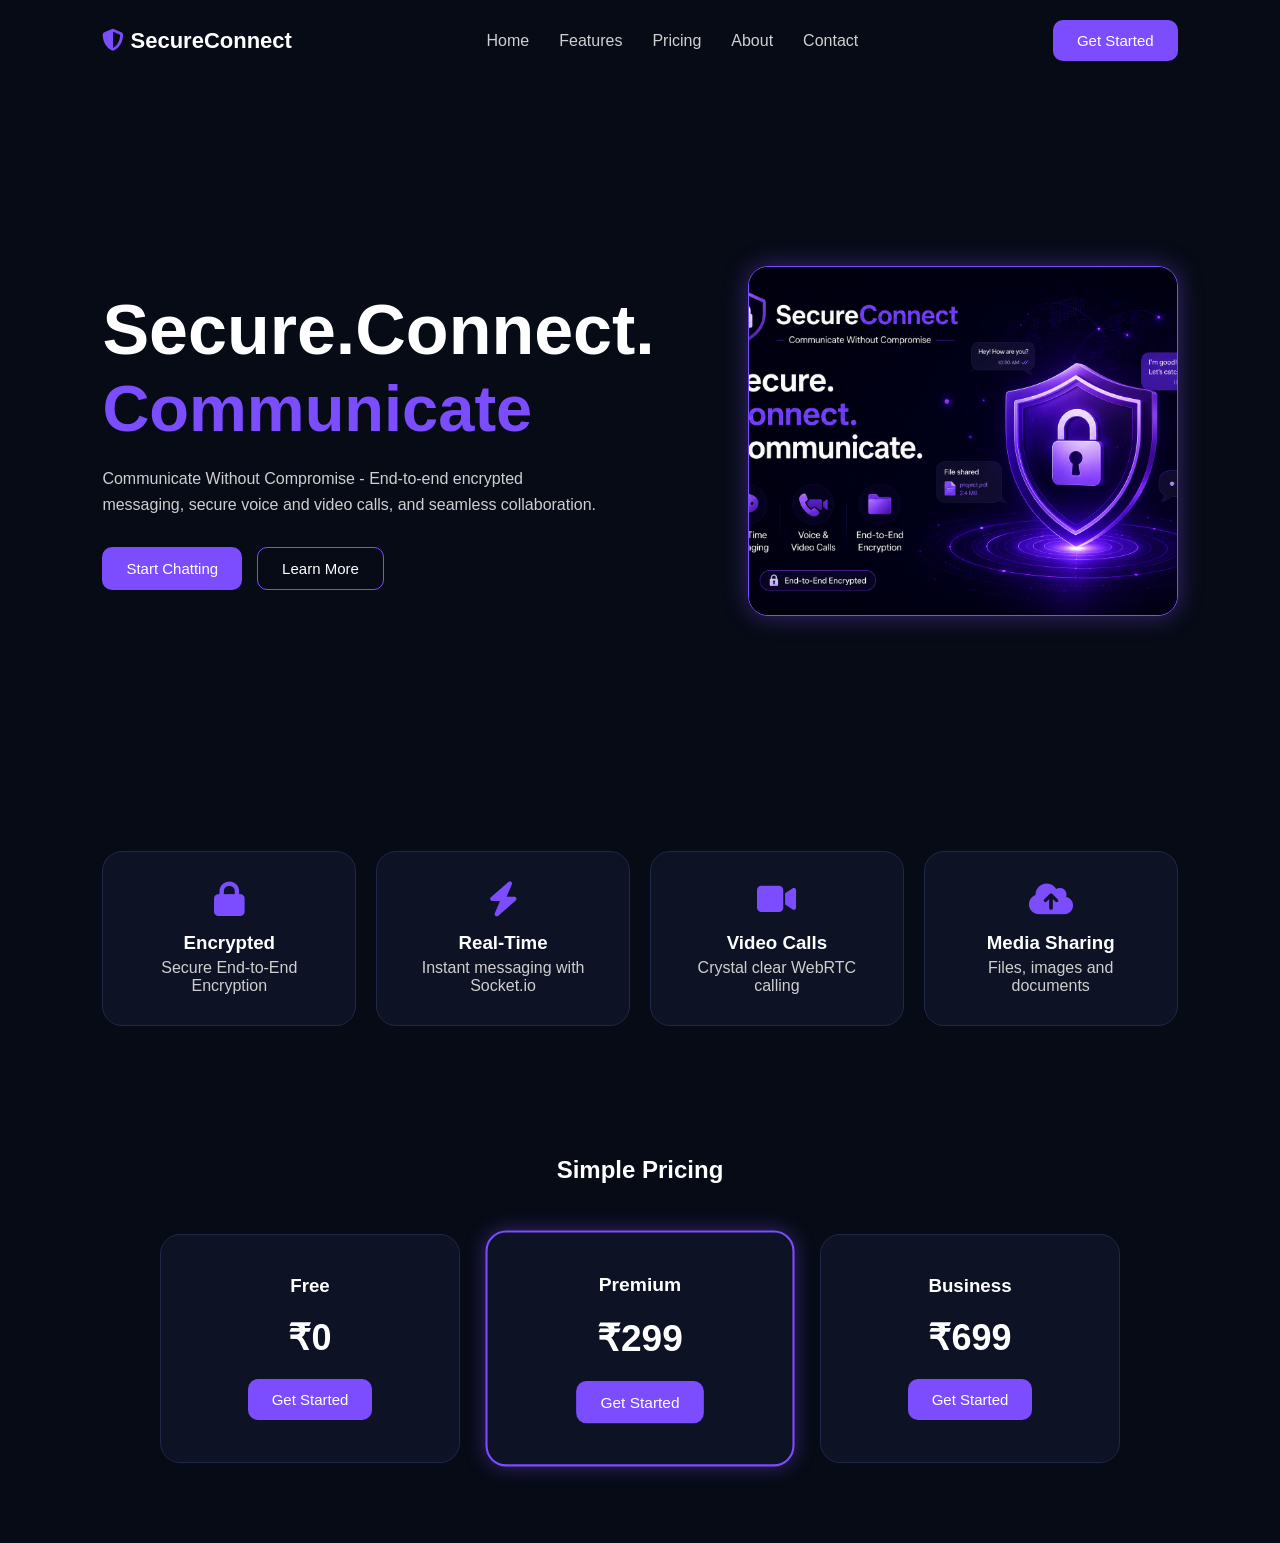
<file: Index.html>
<!DOCTYPE html>
<html lang="en">
<head>
    <meta charset="UTF-8">
    <meta name="viewport" content="width=device-width, initial-scale=1.0">
    <title>SecureConnect - Communicate Securely</title>
    <link rel="stylesheet" href="Index.css">
    <link rel="stylesheet" href="https://cdnjs.cloudflare.com/ajax/libs/font-awesome/6.5.1/css/all.min.css">
</head>
<body>

    <nav class="navbar">
        <div class="logo">
            <i class="fa-solid fa-shield-halved"></i> SecureConnect
        </div>
        <ul class="nav-links">
            <li><a href="#">Home</a></li>
            <li><a href="#">Features</a></li>
            <li><a href="#">Pricing</a></li>
            <li><a href="#">About</a></li>
            <li><a href="#">Contact</a></li>
        </ul>
        <button class="btn">Get Started</button>
    </nav>

    <main class="hero-section">
        <div class="hero-content">
            <h1>Secure.Connect.<br><span class="accent-text">Communicate</span></h1>
            <p>Communicate Without Compromise - End-to-end encrypted messaging, secure voice and video calls, and seamless collaboration.</p>
            <div class="cta-group">
                <button class="btn">Start Chatting</button>
                <button class="btn-outline">Learn More</button>
            </div>
        </div>
        <div class="hero-visual">
            <div class="app-mockup">
                <img src="5.jpeg" alt="SecureConnect UI Preview">
            </div>
        </div>
    </main>

    <section class="features-grid">
        <div class="feat-card">
            <i class="fa-solid fa-lock"></i>
            <h3>Encrypted</h3>
            <p>Secure End-to-End Encryption</p>
        </div>
        <div class="feat-card">
            <i class="fa-solid fa-bolt"></i>
            <h3>Real-Time</h3>
            <p>Instant messaging with Socket.io</p>
        </div>
        <div class="feat-card">
            <i class="fa-solid fa-video"></i>
            <h3>Video Calls</h3>
            <p>Crystal clear WebRTC calling</p>
        </div>
        <div class="feat-card">
            <i class="fa-solid fa-cloud-arrow-up"></i>
            <h3>Media Sharing</h3>
            <p>Files, images and documents</p>
        </div>
    </section>

    <section class="pricing-section">
        <h2>Simple Pricing</h2>
        <div class="tier-wrapper">
            <div class="tier-card">
                <h3>Free</h3>
                <div class="price">₹0</div>
                <button class="btn">Get Started</button>
            </div>
            <div class="tier-card featured">
                <h3>Premium</h3>
                <div class="price">₹299</div>
                <button class="btn">Get Started</button>
            </div>
            <div class="tier-card">
                <h3>Business</h3>
                <div class="price">₹699</div>
                <button class="btn">Get Started</button>
            </div>
        </div>
    </section>

</body>
</html>
</file>
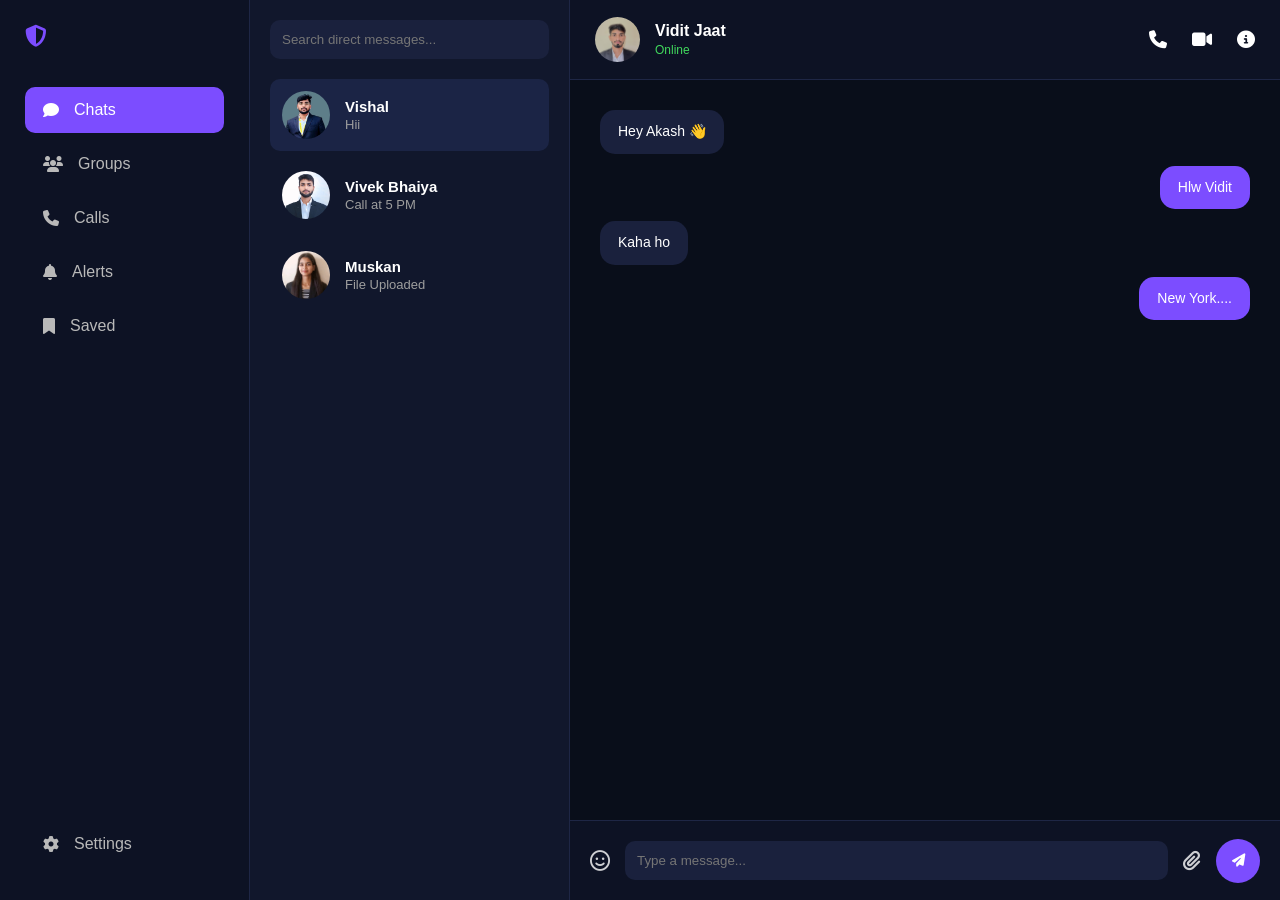
<file: Chat_Interface.html>
<!DOCTYPE html>
<html lang="en">
<head>
    <meta charset="UTF-8">
    <meta name="viewport" content="width=device-width, initial-scale=1.0">
    <title>Dashboard - SecureConnect</title>
    <link rel="stylesheet" href="Chat_Interface.css">
    <link rel="stylesheet" href="https://cdnjs.cloudflare.com/ajax/libs/font-awesome/6.5.1/css/all.min.css">
</head>
<body>

<div class="app-shell">

    <nav class="app-sidebar">
        <div class="app-logo">
            <i class="fa-solid fa-shield-halved"></i>
        </div>
        <ul class="nav-menu">
            <li class="active"><i class="fa-solid fa-comment"></i><span>Chats</span></li>
            <li><i class="fa-solid fa-users"></i><span>Groups</span></li>
            <li><i class="fa-solid fa-phone"></i><span>Calls</span></li>
            <li><i class="fa-solid fa-bell"></i><span>Alerts</span></li>
            <li><i class="fa-solid fa-bookmark"></i><span>Saved</span></li>
            <li class="menu-footer"><i class="fa-solid fa-gear"></i><span>Settings</span></li>
        </ul>
    </nav>

    <section class="inbox-panel">
        <div class="search-bar">
            <input type="text" placeholder="Search direct messages...">
        </div>
        <div class="conversation-stack">
            <div class="inbox-card active-item">
                <img src="4.jpeg" alt="Avatar">
                <div class="inbox-meta">
                    <h4>Vishal</h4>
                    <p>Hii</p>
                </div>
            </div>
            <div class="inbox-card">
                <img src="1.jpeg" alt="Avatar">
                <div class="inbox-meta">
                    <h4>Vivek Bhaiya</h4>
                    <p>Call at 5 PM</p>
                </div>
            </div>
            <div class="inbox-card">
                <img src="2.jpeg" alt="Avatar">
                <div class="inbox-meta">
                    <h4>Muskan</h4>
                    <p>File Uploaded</p>
                </div>
            </div>
        </div>
    </section>

    <main class="active-stage">
        <header class="stage-header">
            <div class="recipient-profile">
                <img src="3.jpeg" alt="Vidit picture">
                <div>
                    <h3>Vidit Jaat</h3>
                    <span class="badge-online">Online</span>
                </div>
            </div>
            <div class="utility-tray">
                <i class="fa-solid fa-phone"></i>
                <i class="fa-solid fa-video"></i>
                <i class="fa-solid fa-circle-info"></i>
            </div>
        </header>

        <div class="stage-scroller">
            <div class="text-node fallback-recv">Hey Akash 👋</div>
            <div class="text-node fallback-sent">Hlw Vidit</div>
            <div class="text-node fallback-recv">Kaha ho</div>
            <div class="text-node fallback-sent">New York....</div>
        </div>

        <footer class="composer-container">
            <i class="fa-regular fa-face-smile icon-btn"></i>
            <input type="text" placeholder="Type a message...">
            <i class="fa-solid fa-paperclip icon-btn"></i>
            <button type="button" class="btn-send-main">
                <i class="fa-solid fa-paper-plane"></i>
            </button>
        </footer>
    </main>

</div>

</body>
</html>
</file>
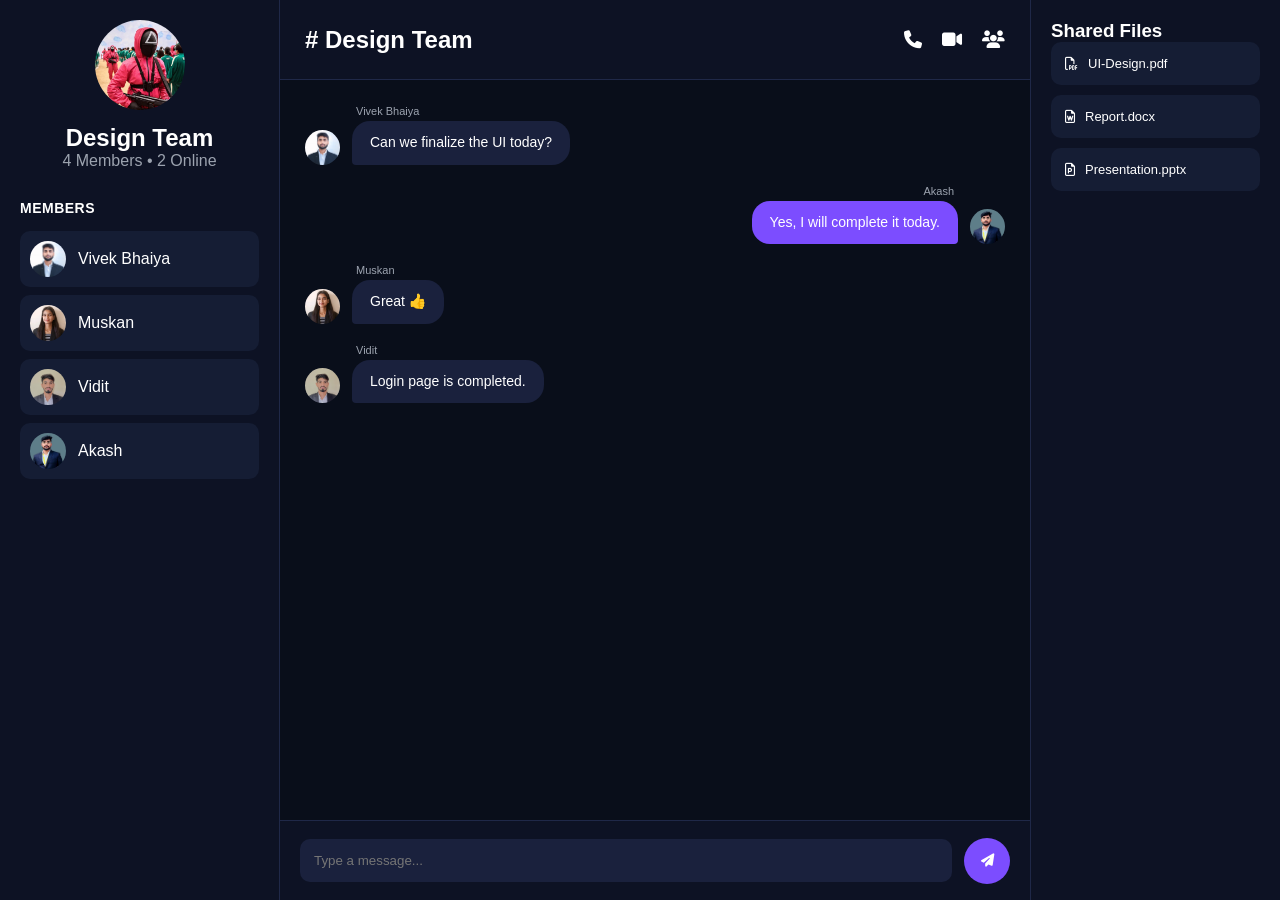
<file: Group_chat.html>
<!DOCTYPE html>
<html lang="en">
<head>
    <meta charset="UTF-8">
    <meta name="viewport" content="width=device-width, initial-scale=1.0">
    <title>Design Team - SecureConnect</title>
    <link rel="stylesheet" href="Group_Chat.css">
    <link rel="stylesheet" href="https://cdnjs.cloudflare.com/ajax/libs/font-awesome/6.5.1/css/all.min.css">
</head>
<body>

<div class="chat-dashboard">

    <aside class="sidebar-panel left-panel">
        <div class="meta-card">
            <img src="6.jpeg" alt="Design Team Group Avatar" class="avatar-lg">
            <h2>Design Team</h2>
            <span class="status-sub text-muted">4 Members • 2 Online</span>
        </div>

        <div class="directory-section">
            <h3>Members</h3>
            <div class="user-row">
                <img src="1.jpeg" alt="Profile pic" class="avatar-sm">
                <span>Vivek Bhaiya</span>
            </div>
            <div class="user-row">
                <img src="2.jpeg" alt="Profile pic" class="avatar-sm">
                <span>Muskan</span>
            </div>
            <div class="user-row">
                <img src="3.jpeg" alt="Profile pic" class="avatar-sm">
                <span>Vidit</span>
            </div>
            <div class="user-row">
                <img src="4.jpeg" alt="Profile pic" class="avatar-sm">
                <span>Akash</span>
            </div>
        </div>
    </aside>

    <main class="chat-stream">
        <header class="stream-header">
            <h2># Design Team</h2>
            <div class="action-tray">
                <i class="fa-solid fa-phone"></i>
                <i class="fa-solid fa-video"></i>
                <i class="fa-solid fa-users"></i>
            </div>
        </header>

        <div class="message-scroller">
            <div class="msg-bubble incoming">
                <img src="1.jpeg" class="msg-avatar">
                <div class="msg-body">
                    <span class="handle">Vivek Bhaiya</span>
                    <p class="bubble">Can we finalize the UI today?</p>
                </div>
            </div>

            <div class="msg-bubble outgoing">
                <div class="msg-body">
                    <span class="handle">Akash</span>
                    <p class="bubble">Yes, I will complete it today.</p>
                </div>
                <img src="4.jpeg" class="msg-avatar">
            </div>

            <div class="msg-bubble incoming">
                <img src="2.jpeg" class="msg-avatar">
                <div class="msg-body">
                    <span class="handle">Muskan</span>
                    <p class="bubble">Great 👍</p>
                </div>
            </div>

            <div class="msg-bubble incoming">
                <img src="3.jpeg" class="msg-avatar">
                <div class="msg-body">
                    <span class="handle">Vidit</span>
                    <p class="bubble">Login page is completed.</p>
                </div>
            </div>
        </div>

        <footer class="input-tray">
            <input type="text" placeholder="Type a message...">
            <button type="button" class="send-btn">
                <i class="fa-solid fa-paper-plane"></i>
            </button>
        </footer>
    </main>

    <aside class="sidebar-panel right-panel">
        <h3>Shared Files</h3>
        <div class="file-link"><i class="fa-regular fa-file-pdf"></i> UI-Design.pdf</div>
        <div class="file-link"><i class="fa-regular fa-file-word"></i> Report.docx</div>
        <div class="file-link"><i class="fa-regular fa-file-powerpoint"></i> Presentation.pptx</div>
    </aside>

</div>

</body>
</html>
</file>
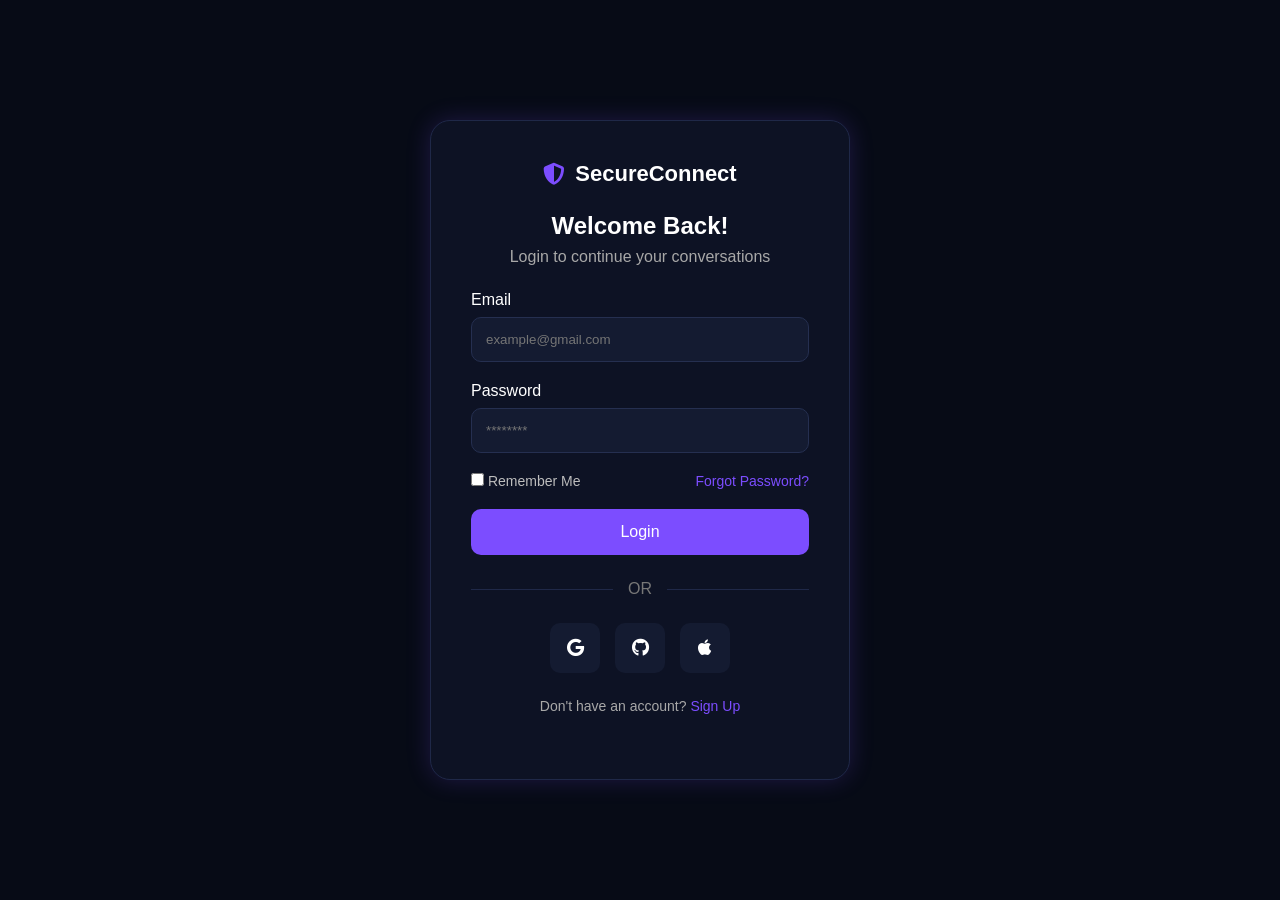
<file: Login.html>
<!DOCTYPE html>
<html lang="en">
<head>
    <meta charset="UTF-8">
    <meta name="viewport" content="width=device-width, initial-scale=1.0">
    <title>SecureConnect - Sign In</title>
    <link rel="stylesheet" href="Login.css">
    <link rel="stylesheet" href="https://cdnjs.cloudflare.com/ajax/libs/font-awesome/6.5.1/css/all.min.css">
</head>
<body>

<div class="login-card">
    <div class="brand">
        <i class="fa-solid fa-shield-halved"></i>
        <span>SecureConnect</span>
    </div>

    <h2>Welcome Back!</h2>
    <p>Login to continue your conversations</p>

    <form action="#" method="POST">
        <div class="form-group">
            <label for="email">Email</label>
            <input type="email" id="email" placeholder="example@gmail.com" required>
        </div>

        <div class="form-group">
            <label for="password">Password</label>
            <input type="password" id="password" placeholder="********" required>
        </div>

        <div class="form-actions">
            <label class="remember-me">
                <input type="checkbox"> Remember Me
            </label>
            <a href="#">Forgot Password?</a>
        </div>

        <button type="submit" class="submit-btn">Login</button>
    </form>

    <div class="auth-divider">
        <span>OR</span>
    </div>

    <div class="oauth-options">
        <button type="button"><i class="fab fa-google"></i></button>
        <button type="button"><i class="fab fa-github"></i></button>
        <button type="button"><i class="fab fa-apple"></i></button>
    </div>

    <p class="redirect-text">
        Don't have an account? <a href="register.html">Sign Up</a>
    </p>
</div>

</body>
</html>
</file>
<file: Index.css>
* {
    margin: 0;
    padding: 0;
    box-sizing: border-box;
    font-family: 'Poppins', sans-serif;
}

body {
    background: #070b16;
    color: #fff;
}

.navbar {
    display: flex;
    justify-content: space-between;
    align-items: center;
    padding: 20px 8%;
}

.logo {
    font-size: 22px;
    font-weight: 600;
}

.logo i {
    color: #7c4dff;
}

.nav-links {
    display: flex;
    gap: 30px;
    list-style: none;
}

.nav-links a {
    text-decoration: none;
    color: #d0d0d0;
    transition: color 0.2s;
}

.nav-links a:hover {
    color: #7c4dff;
}

.btn, .btn-outline {
    padding: 12px 24px;
    border-radius: 10px;
    cursor: pointer;
    font-size: 15px;
    transition: all 0.2s;
}

.btn {
    background: #7c4dff;
    border: none;
    color: #fff;
}

.btn:hover {
    background: #6a3ff0;
}

.btn-outline {
    background: transparent;
    border: 1px solid #7c4dff;
    color: #fff;
}

.btn-outline:hover {
    background: rgba(124, 77, 255, 0.1);
}

.hero-section {
    min-height: 80vh;
    display: flex;
    justify-content: space-between;
    align-items: center;
    padding: 0 8%;
}

.hero-content {
    width: 50%;
}

.hero-content h1 {
    font-size: 70px;
    line-height: 1.1;
}

.accent-text {
    font-size: 65px;
    color: #7c4dff;
}

.hero-content p {
    margin-top: 20px;
    color: #cfcfcf;
    max-width: 500px;
    line-height: 1.6;
}

.cta-group {
    margin-top: 30px;
    display: flex;
    gap: 15px;
}

.hero-visual {
    width: 40%;
}

.app-mockup {
    height: 350px;
    border-radius: 20px;
    overflow: hidden;
    border: 1px solid #7c4dff;
    box-shadow: 0 0 25px rgba(124, 77, 255, 0.4);
}

.app-mockup img {
    width: 100%;
    height: 100%;
    object-fit: cover;
}

.features-grid {
    display: grid;
    grid-template-columns: repeat(auto-fit, minmax(220px, 1fr));
    gap: 20px;
    padding: 50px 8%;
}

.feat-card {
    background: #0d1224;
    border: 1px solid #1f2848;
    padding: 30px;
    border-radius: 20px;
    text-align: center;
}

.feat-card i {
    font-size: 35px;
    color: #7c4dff;
    margin-bottom: 15px;
}

.feat-card p {
    color: #cfcfcf;
    margin-top: 5px;
}

.pricing-section {
    padding: 80px 8%;
}

.pricing-section h2 {
    text-align: center;
    margin-bottom: 50px;
}

.tier-wrapper {
    display: flex;
    flex-wrap: wrap;
    gap: 30px;
    justify-content: center;
}

.tier-card {
    width: 300px;
    background: #0d1224;
    border: 1px solid #1f2848;
    padding: 40px;
    border-radius: 20px;
    text-align: center;
}

.tier-card .price {
    font-size: 36px;
    font-weight: 700;
    margin: 20px 0;
}

.featured {
    border: 2px solid #7c4dff;
    box-shadow: 0 0 20px rgba(124, 77, 255, 0.4);
    transform: scale(1.03);
}
</file>
<file: Chat_Interface.css>
* {
    margin: 0;
    padding: 0;
    box-sizing: border-box;
    font-family: 'Poppins', sans-serif;
}

body {
    background: #070b16;
    height: 100vh;
    overflow: hidden;
}

.app-shell {
    display: flex;
    height: 100vh;
}

.app-sidebar {
    width: 250px;
    background: #0d1224;
    padding: 25px;
    border-right: 1px solid #1e2645;
    display: flex;
    flex-direction: column;
}

.app-logo {
    font-size: 22px;
    font-weight: 600;
    color: #fff;
    margin-bottom: 40px;
    display: flex;
    align-items: center;
    gap: 10px;
}

.app-logo i { color: #7c4dff; }

.nav-menu {
    list-style: none;
    display: flex;
    flex-direction: column;
    height: 100%;
}

.nav-menu li {
    padding: 14px 18px;
    margin-bottom: 8px;
    border-radius: 10px;
    color: #b9b9b9;
    cursor: pointer;
    display: flex;
    align-items: center;
    gap: 15px;
    transition: all 0.2s;
}

.nav-menu li:hover, .nav-menu li.active {
    background: #7c4dff;
    color: #fff;
}

.menu-footer { margin-top: auto; }

.inbox-panel {
    width: 320px;
    background: #11172c;
    border-right: 1px solid #1e2645;
    padding: 20px;
}

.search-bar input {
    width: 100%;
    padding: 12px;
    border: none;
    border-radius: 10px;
    background: #1a213d;
    color: #fff;
    margin-bottom: 20px;
    outline: none;
}

.conversation-stack {
    display: flex;
    flex-direction: column;
    gap: 8px;
}

.inbox-card {
    display: flex;
    gap: 15px;
    align-items: center;
    padding: 12px;
    border-radius: 10px;
    cursor: pointer;
    transition: background 0.2s;
}

.inbox-card img {
    width: 48px;
    height: 48px;
    border-radius: 50%;
    object-fit: cover;
}

.inbox-card:hover, .active-item {
    background: #1b2445;
}

.inbox-meta h4 { color: #fff; font-size: 15px; }
.inbox-meta p { color: #9e9e9e; font-size: 13px; margin-top: 2px; }

.active-stage {
    flex: 1;
    display: flex;
    flex-direction: column;
    background: #090e1a;
}

.stage-header {
    height: 80px;
    background: #0d1224;
    display: flex;
    justify-content: space-between;
    align-items: center;
    padding: 0 25px;
    border-bottom: 1px solid #1e2645;
}

.recipient-profile {
    display: flex;
    gap: 15px;
    align-items: center;
}

.recipient-profile img {
    width: 45px;
    height: 45px;
    border-radius: 50%;
    object-fit: cover;
}

.recipient-profile h3 { color: #fff; font-size: 16px; }
.badge-online { color: #41d95d; font-size: 12px; }

.utility-tray {
    display: flex;
    gap: 25px;
    color: #fff;
    font-size: 18px;
    cursor: pointer;
}

.stage-scroller {
    flex: 1;
    padding: 30px;
    overflow-y: auto;
    display: flex;
    flex-direction: column;
    gap: 12px;
}

.text-node {
    max-width: 350px;
    padding: 12px 18px;
    border-radius: 15px;
    color: #fff;
    font-size: 14px;
    line-height: 1.4;
}

.fallback-recv {
    background: #1a213d;
    align-self: flex-start;
}

.fallback-sent {
    background: #7c4dff;
    align-self: flex-end;
}

.composer-container {
    height: 80px;
    background: #0d1224;
    display: flex;
    align-items: center;
    padding: 20px;
    gap: 15px;
    border-top: 1px solid #1e2645;
}

.composer-container input {
    flex: 1;
    padding: 12px;
    background: #1a213d;
    border: none;
    border-radius: 10px;
    color: #fff;
    outline: none;
}

.icon-btn {
    color: #fff;
    font-size: 20px;
    cursor: pointer;
    opacity: 0.8;
    transition: opacity 0.2s;
}

.icon-btn:hover { opacity: 1; }

.btn-send-main {
    background: #7c4dff;
    border: none;
    width: 44px;
    height: 44px;
    border-radius: 50%;
    color: #fff;
    cursor: pointer;
    display: flex;
    align-items: center;
    justify-content: center;
}
</file>
<file: Group_Chat.css>
* {
    margin: 0;
    padding: 0;
    box-sizing: border-box;
    font-family: 'Poppins', sans-serif;
}

body {
    background: #070b16;
    height: 100vh;
}

.chat-dashboard {
    display: flex;
    height: 100vh;
    overflow: hidden;
}

.sidebar-panel {
    width: 280px;
    background: #0d1224;
    padding: 20px;
}

.left-panel { border-right: 1px solid #1f2848; }
.right-panel { width: 250px; border-left: 1px solid #1f2848; }

.meta-card { text-align: center; }
.avatar-lg {
    width: 90px;
    height: 90px;
    border-radius: 50%;
    object-fit: cover;
    margin-bottom: 10px;
}

.meta-card h2, .directory-section h3, .sidebar-panel h3 {
    color: #fff;
}

.text-muted { color: #9ca3af; }
.directory-section { margin-top: 30px; }

.directory-section h3 {
    font-size: 14px;
    text-transform: uppercase;
    letter-spacing: 0.5px;
    margin-bottom: 15px;
}

.user-row {
    display: flex;
    align-items: center;
    gap: 12px;
    padding: 10px;
    margin-bottom: 8px;
    background: #151d34;
    border-radius: 10px;
    color: #fff;
}

.avatar-sm {
    width: 36px;
    height: 36px;
    border-radius: 50%;
    object-fit: cover;
}

.chat-stream {
    flex: 1;
    display: flex;
    flex-direction: column;
    background: #090e1a;
}

.stream-header {
    height: 80px;
    background: #0d1224;
    display: flex;
    justify-content: space-between;
    align-items: center;
    padding: 0 25px;
    border-bottom: 1px solid #1f2848;
    color: #fff;
}

.action-tray {
    display: flex;
    gap: 20px;
    font-size: 18px;
    cursor: pointer;
}

.message-scroller {
    flex: 1;
    padding: 25px;
    overflow-y: auto;
}

.msg-bubble {
    display: flex;
    gap: 12px;
    margin-bottom: 20px;
    align-items: flex-end;
}

.outgoing { justify-content: flex-end; }

.msg-avatar {
    width: 35px;
    height: 35px;
    border-radius: 50%;
    object-fit: cover;
}

.msg-body {
    display: flex;
    flex-direction: column;
    max-width: 60%;
}

.handle {
    font-size: 11px;
    color: #9ca3af;
    margin-bottom: 4px;
    padding: 0 4px;
}

.outgoing .handle { text-align: right; }

.bubble {
    padding: 12px 18px;
    border-radius: 18px;
    color: #fff;
    font-size: 14px;
    line-height: 1.4;
}

.incoming .bubble {
    background: #1a213d;
    border-bottom-left-radius: 4px;
}

.outgoing .bubble {
    background: #7c4dff;
    border-bottom-right-radius: 4px;
}

.input-tray {
    height: 80px;
    background: #0d1224;
    display: flex;
    align-items: center;
    padding: 20px;
    gap: 12px;
    border-top: 1px solid #1f2848;
}

.input-tray input {
    flex: 1;
    padding: 14px;
    background: #1a213d;
    border: none;
    border-radius: 10px;
    color: #fff;
    outline: none;
}

.send-btn {
    width: 46px;
    height: 46px;
    border: none;
    border-radius: 50%;
    background: #7c4dff;
    color: #fff;
    cursor: pointer;
}

.file-link {
    background: #151d34;
    padding: 14px;
    border-radius: 10px;
    color: #fff;
    margin-bottom: 10px;
    font-size: 13px;
    cursor: pointer;
    display: flex;
    align-items: center;
    gap: 10px;
}
</file>
<file: Login.css>
* {
    margin: 0;
    padding: 0;
    box-sizing: border-box;
    font-family: 'Poppins', sans-serif;
}

body {
    height: 100vh;
    display: flex;
    justify-content: center;
    align-items: center;
    background: #070b16;
}

.login-card {
    width: 100%;
    max-width: 420px;
    background: #0d1224;
    padding: 40px;
    border-radius: 20px;
    border: 1px solid #1f2848;
    box-shadow: 0 0 25px rgba(124, 77, 255, 0.2);
}

.brand {
    display: flex;
    justify-content: center;
    align-items: center;
    gap: 10px;
    font-size: 22px;
    font-weight: 600;
    color: #fff;
    margin-bottom: 25px;
}

.brand i {
    color: #7c4dff;
}

h2 {
    color: #fff;
    text-align: center;
    margin-bottom: 8px;
}

p {
    text-align: center;
    color: #a8a8a8;
    margin-bottom: 25px;
}

.form-group {
    margin-bottom: 20px;
}

.form-group label {
    display: block;
    margin-bottom: 8px;
    color: #fff;
}

.form-group input {
    width: 100%;
    padding: 14px;
    background: #141b31;
    border: 1px solid #252f50;
    border-radius: 10px;
    color: #fff;
    outline: none;
}

.form-actions {
    display: flex;
    justify-content: space-between;
    margin-bottom: 20px;
    font-size: 14px;
}

.remember-me {
    color: #bdbdbd;
    cursor: pointer;
}

.form-actions a {
    color: #7c4dff;
    text-decoration: none;
}

.submit-btn {
    width: 100%;
    padding: 14px;
    background: #7c4dff;
    border: none;
    color: #fff;
    border-radius: 10px;
    cursor: pointer;
    font-size: 16px;
    transition: background 0.2s;
}

.submit-btn:hover {
    background: #6a3ff0;
}

.auth-divider {
    text-align: center;
    margin: 25px 0;
    position: relative;
}

.auth-divider::before {
    content: '';
    position: absolute;
    left: 0;
    top: 50%;
    width: 100%;
    height: 1px;
    background: #1f2848;
    z-index: 1;
}

.auth-divider span {
    background: #0d1224;
    padding: 0 15px;
    color: #777;
    position: relative;
    z-index: 2;
}

.oauth-options {
    display: flex;
    justify-content: center;
    gap: 15px;
}

.oauth-options button {
    width: 50px;
    height: 50px;
    border: none;
    border-radius: 10px;
    background: #141b31;
    color: #fff;
    cursor: pointer;
    font-size: 18px;
}

.redirect-text {
    margin-top: 25px;
    font-size: 14px;
}

.redirect-text a {
    color: #7c4dff;
    text-decoration: none;
}
</file>
